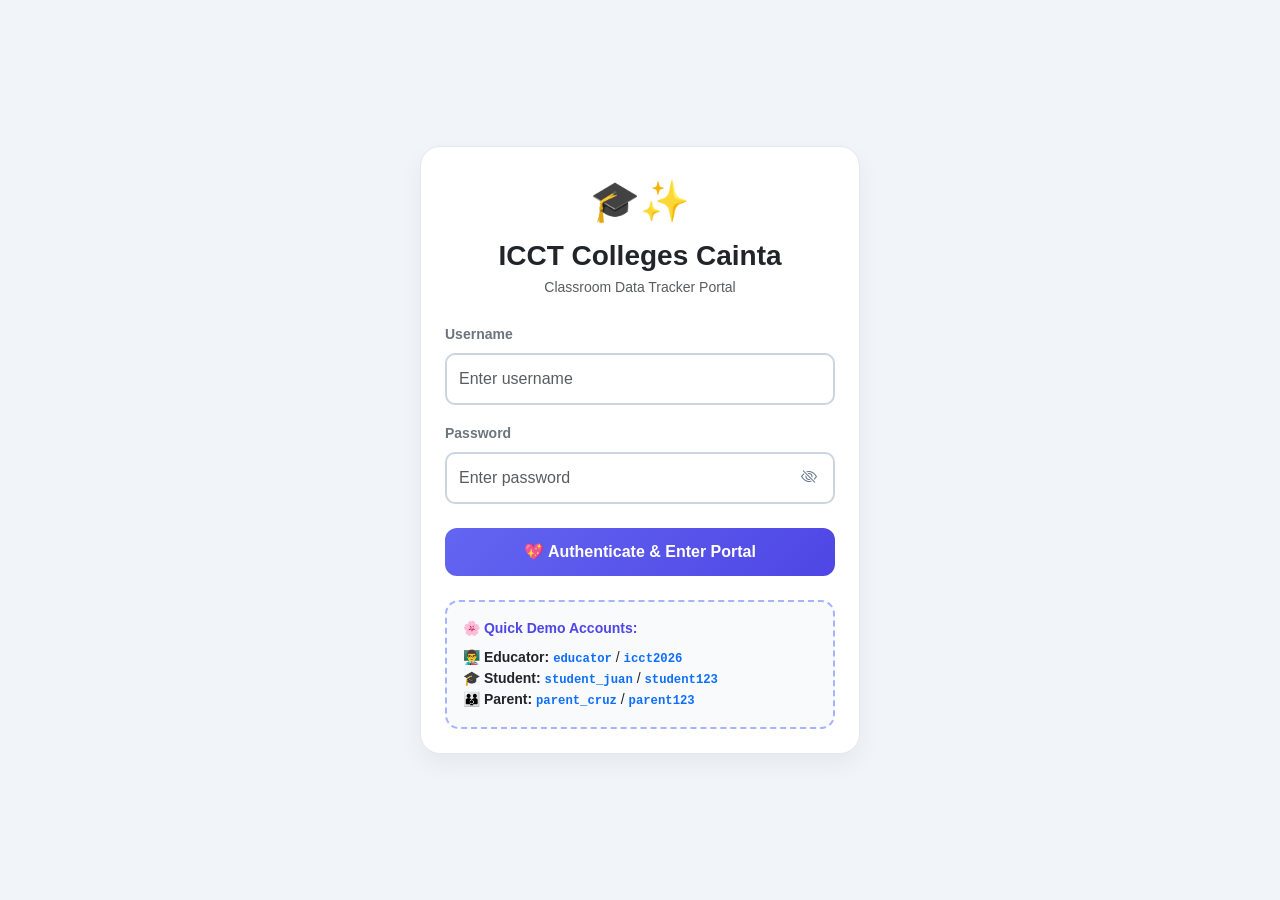
<file: templates/login.html>
<!DOCTYPE html>
<html lang="en">
<head>
    <meta charset="UTF-8">
    <meta name="viewport" content="width=device-width, initial-scale=1.0">
    <title>ICCT Colleges Cainta - Portal Login</title>
    <link href="https://cdn.jsdelivr.net/npm/bootstrap@5.3.0/dist/css/bootstrap.min.css" rel="stylesheet">
    <link rel="stylesheet" href="https://cdn.jsdelivr.net/npm/bootstrap-icons@1.11.1/font/bootstrap-icons.css">
    <style>
        body { background-color: #f1f5f9; color: #1e293b; font-family: 'Segoe UI', Tahoma, Geneva, Verdana, sans-serif; }
        .login-card { width: 440px; background: #ffffff; border: 1px solid #e2e8f0; border-radius: 20px; box-shadow: 0 10px 25px rgba(0, 0, 0, 0.05); }
        .form-control { border-radius: 10px; border: 2px solid #cbd5e1; padding: 12px; }
        .form-control:focus { border-color: #6366f1; box-shadow: 0 0 0 4px rgba(99, 102, 241, 0.15); }
        .input-group .form-control { border-top-right-radius: 0; border-bottom-right-radius: 0; border-right: none; }
        .input-group .form-control:focus { box-shadow: none; border-color: #6366f1; }
        .input-group:focus-within { box-shadow: 0 0 0 4px rgba(99, 102, 241, 0.15); border-radius: 10px; }
        .input-group .btn-outline-secondary { border-top-right-radius: 10px; border-bottom-right-radius: 10px; border: 2px solid #cbd5e1; border-left: none; background-color: #ffffff; color: #64748b; padding: 0 16px; }
        .input-group .btn-outline-secondary:hover { background-color: #f8fafc; color: #4f46e5; border-color: #6366f1; }
        .btn-cute { background: linear-gradient(135deg, #6366f1 0%, #4f46e5 100%); border: none; border-radius: 12px; color: #ffffff; font-weight: 700; padding: 12px; transition: all 0.3s ease; }
        .btn-cute:hover { transform: translateY(-2px); box-shadow: 0 6px 15px rgba(99, 102, 241, 0.3); color: #ffffff; }
        .demo-box { background: #f8fafc; border: 2px dashed #a5b4fc; border-radius: 14px; }
    </style>
</head>
<body class="d-flex align-items-center justify-content-center vh-100">

    <div class="card login-card p-4">
        <div class="text-center mb-4">
            <div class="fs-1 mb-2">🎓✨</div>
            <h3 class="fw-bold text-dark mb-1">ICCT Colleges Cainta</h3>
            <p class="text-muted small mb-0">Classroom Data Tracker Portal</p>
        </div>

        <div id="error-alert" class="alert alert-danger d-none py-2 px-3 small text-center rounded-3" role="alert"></div>

        <form id="loginForm" autocomplete="off">
            <div class="mb-3">
                <label for="username" class="form-label small fw-bold text-secondary">Username</label>
                <input type="text" id="username" name="username" class="form-control" placeholder="Enter username" required autocomplete="off">
            </div>
            
            <div class="mb-3">
                <label for="password" class="form-label small fw-bold text-secondary">Password</label>
                <div class="input-group">
                    <input type="password" id="password" name="password" class="form-control" placeholder="Enter password" required autocomplete="new-password">
                    <button class="btn btn-outline-secondary" type="button" id="togglePasswordBtn" onclick="togglePasswordVisibility()">
                        <i class="bi bi-eye-slash" id="toggleIcon"></i>
                    </button>
                </div>
            </div>

            <button type="submit" class="btn btn-cute w-100 mt-2">💖 Authenticate & Enter Portal</button>
        </form>

        <div class="demo-box mt-4 p-3 text-start small">
            <div class="fw-bold mb-2" style="color: #4f46e5;">🌸 Quick Demo Accounts:</div>
            <div class="text-dark">
                👨‍🏫 <strong>Educator:</strong> <code class="fw-bold text-primary">educator</code> / <code class="fw-bold text-primary">icct2026</code><br>
                🎓 <strong>Student:</strong> <code class="fw-bold text-primary">student_juan</code> / <code class="fw-bold text-primary">student123</code><br>
                👪 <strong>Parent:</strong> <code class="fw-bold text-primary">parent_cruz</code> / <code class="fw-bold text-primary">parent123</code>
            </div>
        </div>
    </div>

    <script>
        function togglePasswordVisibility() {
            const passwordInput = document.getElementById('password');
            const toggleIcon = document.getElementById('toggleIcon');
            
            if (passwordInput.type === 'password') {
                passwordInput.type = 'text';
                toggleIcon.classList.remove('bi-eye-slash');
                toggleIcon.classList.add('bi-eye');
            } else {
                passwordInput.type = 'password';
                toggleIcon.classList.remove('bi-eye');
                toggleIcon.classList.add('bi-eye-slash');
            }
        }

        document.getElementById('loginForm').addEventListener('submit', async function(e) {
            e.preventDefault();
            const username = document.getElementById('username').value;
            const password = document.getElementById('password').value;
            const errorAlert = document.getElementById('error-alert');

            errorAlert.classList.add('d-none');

            try {
                const response = await fetch('/login', {
                    method: 'POST',
                    headers: { 'Content-Type': 'application/json' },
                    body: JSON.stringify({ username, password })
                });

                const result = await response.json();
                if (response.ok && result.success) {
                    window.location.href = result.redirect;
                } else {
                    errorAlert.textContent = result.message || 'Invalid username or password.';
                    errorAlert.classList.remove('d-none');
                }
            } catch (err) {
                errorAlert.textContent = 'Network or server error occurred. Ensure app.py is running.';
                errorAlert.classList.remove('d-none');
            }
        });
    </script>
</body>
</html>
</file>
